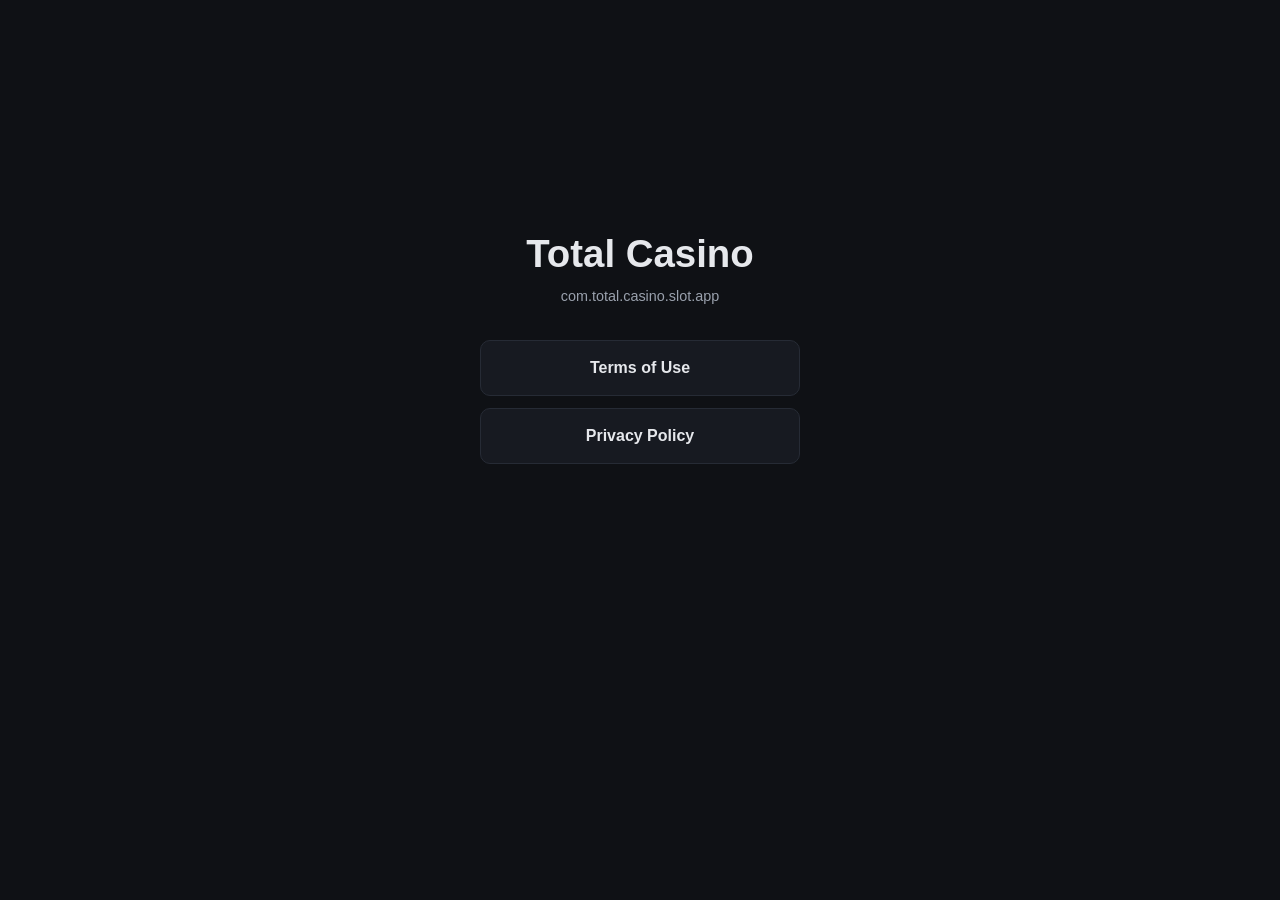
<file: index.html>
<!DOCTYPE html>
<html lang="en">
<head>
  <meta charset="UTF-8">
  <meta name="viewport" content="width=device-width, initial-scale=1.0">
  <title>Total Casino</title>
  <meta name="description" content="Total Casino — a free entertainment-only simulated casino-style app. 18+. No real money.">
  <link rel="stylesheet" href="/style.css">
</head>
<body>
  <main class="home">
    <h1>Total Casino</h1>
    <p class="pkg">com.total.casino.slot.app</p>
    <nav class="links">
      <a href="/terms/">Terms of Use</a>
      <a href="/policy/">Privacy Policy</a>
    </nav>
  </main>
</body>
</html>
</file>
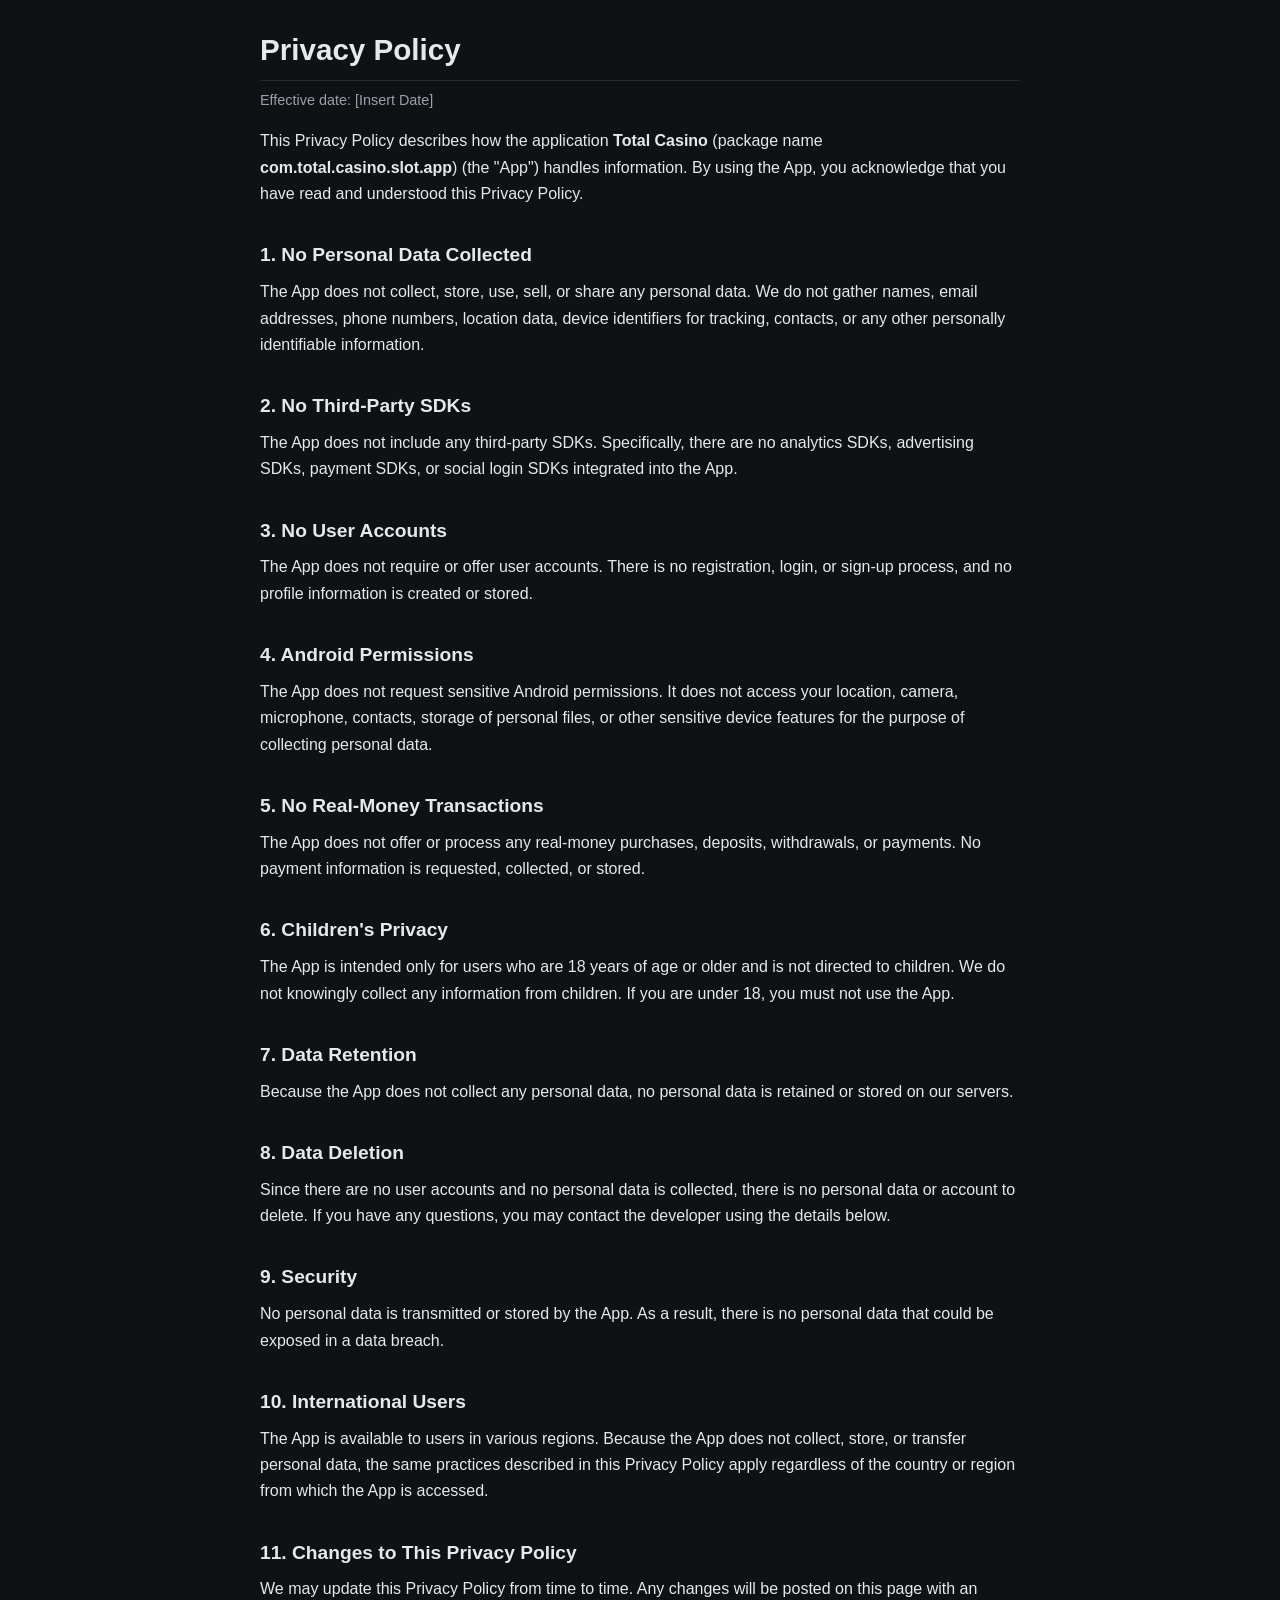
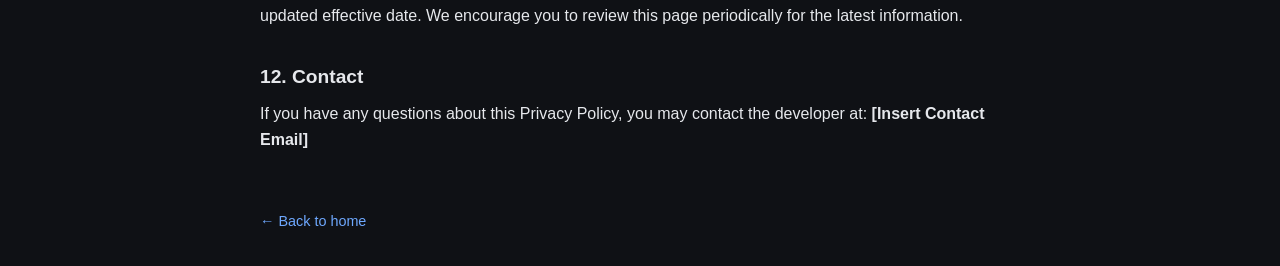
<file: policy/index.html>
<!DOCTYPE html>
<html lang="en">
<head>
  <meta charset="UTF-8">
  <meta name="viewport" content="width=device-width, initial-scale=1.0">
  <title>Privacy Policy — Total Casino</title>
  <meta name="description" content="Privacy Policy for Total Casino. No personal data collected, stored, used, sold, or shared.">
  <link rel="stylesheet" href="/style.css">
</head>
<body>
  <main class="doc">
    <h1>Privacy Policy</h1>
    <p class="muted">Effective date: [Insert Date]</p>

    <p>This Privacy Policy describes how the application <strong>Total Casino</strong> (package name <strong>com.total.casino.slot.app</strong>) (the "App") handles information. By using the App, you acknowledge that you have read and understood this Privacy Policy.</p>

    <h2>1. No Personal Data Collected</h2>
    <p>The App does not collect, store, use, sell, or share any personal data. We do not gather names, email addresses, phone numbers, location data, device identifiers for tracking, contacts, or any other personally identifiable information.</p>

    <h2>2. No Third-Party SDKs</h2>
    <p>The App does not include any third-party SDKs. Specifically, there are no analytics SDKs, advertising SDKs, payment SDKs, or social login SDKs integrated into the App.</p>

    <h2>3. No User Accounts</h2>
    <p>The App does not require or offer user accounts. There is no registration, login, or sign-up process, and no profile information is created or stored.</p>

    <h2>4. Android Permissions</h2>
    <p>The App does not request sensitive Android permissions. It does not access your location, camera, microphone, contacts, storage of personal files, or other sensitive device features for the purpose of collecting personal data.</p>

    <h2>5. No Real-Money Transactions</h2>
    <p>The App does not offer or process any real-money purchases, deposits, withdrawals, or payments. No payment information is requested, collected, or stored.</p>

    <h2>6. Children's Privacy</h2>
    <p>The App is intended only for users who are 18 years of age or older and is not directed to children. We do not knowingly collect any information from children. If you are under 18, you must not use the App.</p>

    <h2>7. Data Retention</h2>
    <p>Because the App does not collect any personal data, no personal data is retained or stored on our servers.</p>

    <h2>8. Data Deletion</h2>
    <p>Since there are no user accounts and no personal data is collected, there is no personal data or account to delete. If you have any questions, you may contact the developer using the details below.</p>

    <h2>9. Security</h2>
    <p>No personal data is transmitted or stored by the App. As a result, there is no personal data that could be exposed in a data breach.</p>

    <h2>10. International Users</h2>
    <p>The App is available to users in various regions. Because the App does not collect, store, or transfer personal data, the same practices described in this Privacy Policy apply regardless of the country or region from which the App is accessed.</p>

    <h2>11. Changes to This Privacy Policy</h2>
    <p>We may update this Privacy Policy from time to time. Any changes will be posted on this page with an updated effective date. We encourage you to review this page periodically for the latest information.</p>

    <h2>12. Contact</h2>
    <p>If you have any questions about this Privacy Policy, you may contact the developer at: <strong>[Insert Contact Email]</strong></p>

    <a class="back" href="/">&larr; Back to home</a>
  </main>
</body>
</html>
</file>
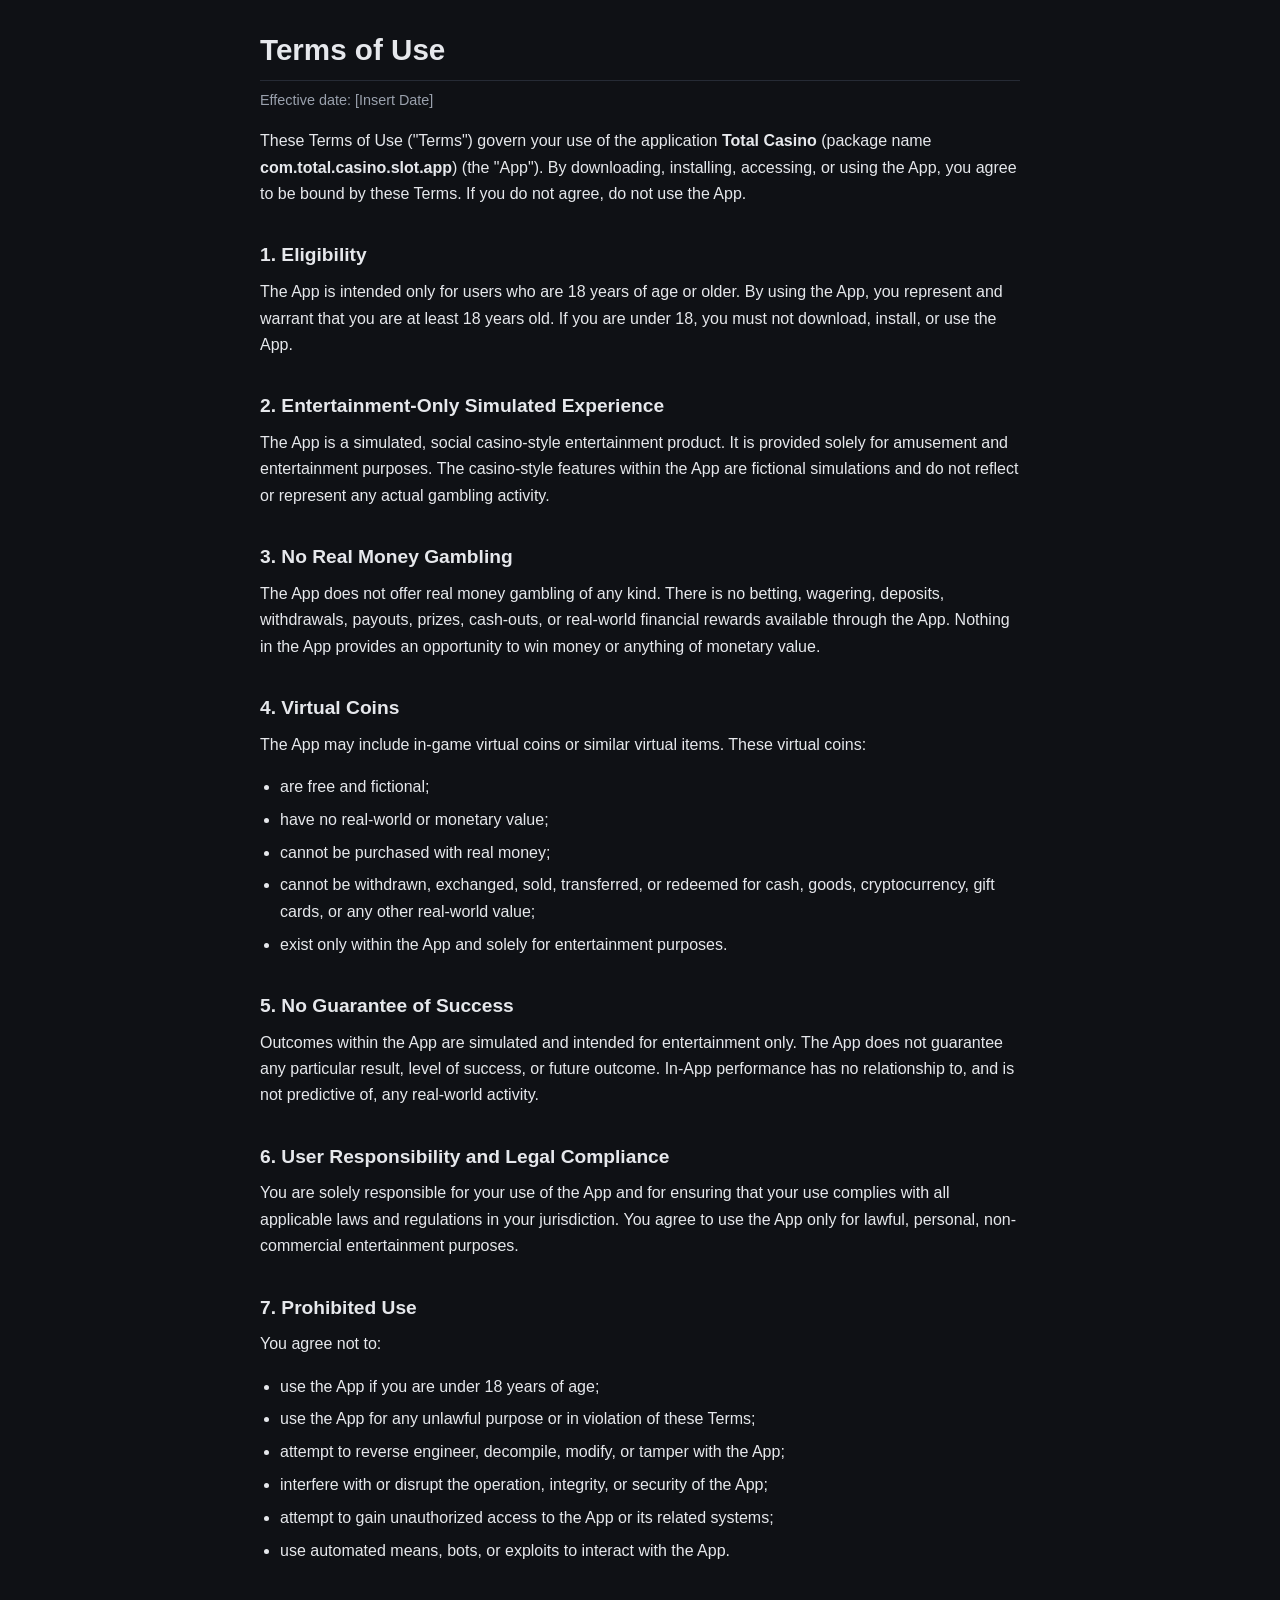
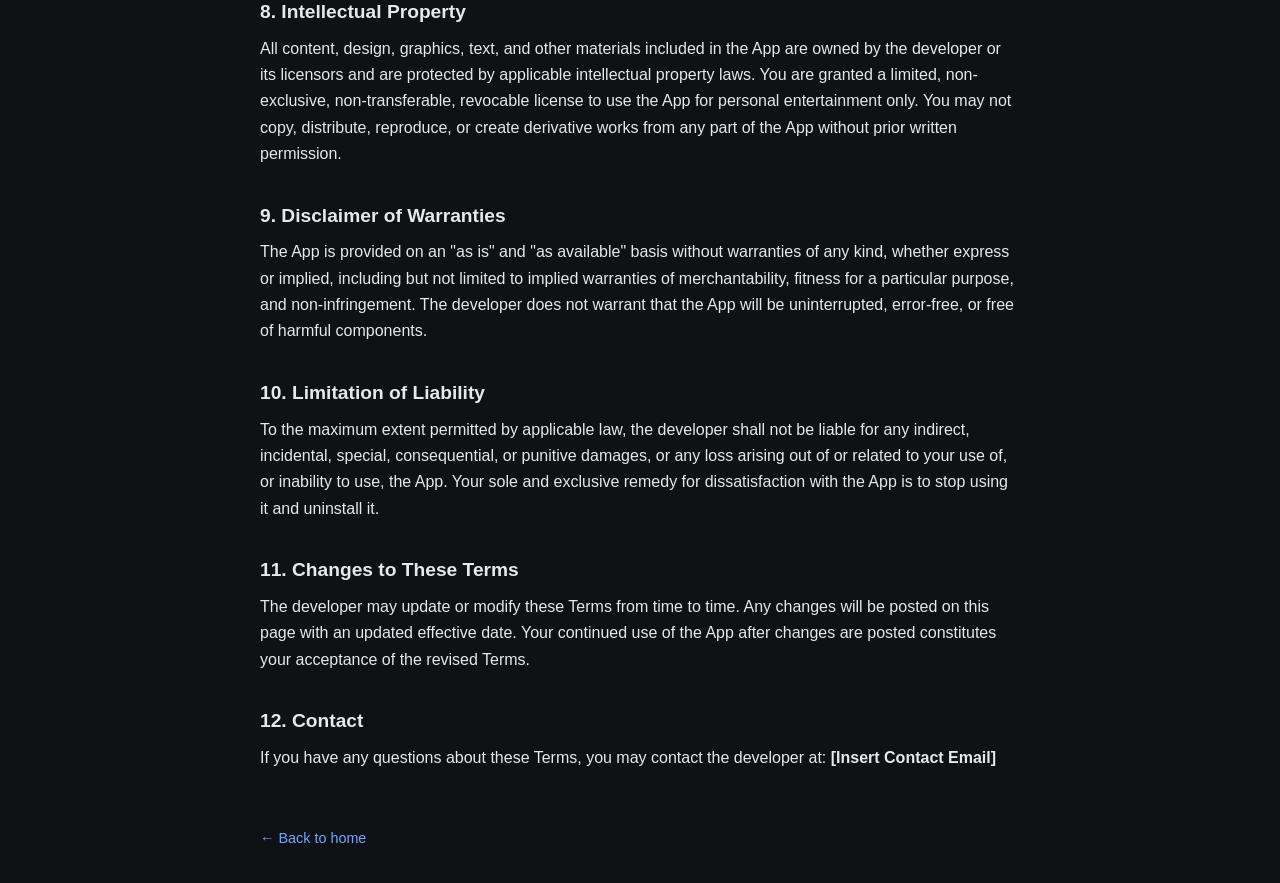
<file: terms/index.html>
<!DOCTYPE html>
<html lang="en">
<head>
  <meta charset="UTF-8">
  <meta name="viewport" content="width=device-width, initial-scale=1.0">
  <title>Terms of Use — Total Casino</title>
  <meta name="description" content="Terms of Use for Total Casino, an entertainment-only simulated casino-style app for users 18+.">
  <link rel="stylesheet" href="/style.css">
</head>
<body>
  <main class="doc">
    <h1>Terms of Use</h1>
    <p class="muted">Effective date: [Insert Date]</p>

    <p>These Terms of Use ("Terms") govern your use of the application <strong>Total Casino</strong> (package name <strong>com.total.casino.slot.app</strong>) (the "App"). By downloading, installing, accessing, or using the App, you agree to be bound by these Terms. If you do not agree, do not use the App.</p>

    <h2>1. Eligibility</h2>
    <p>The App is intended only for users who are 18 years of age or older. By using the App, you represent and warrant that you are at least 18 years old. If you are under 18, you must not download, install, or use the App.</p>

    <h2>2. Entertainment-Only Simulated Experience</h2>
    <p>The App is a simulated, social casino-style entertainment product. It is provided solely for amusement and entertainment purposes. The casino-style features within the App are fictional simulations and do not reflect or represent any actual gambling activity.</p>

    <h2>3. No Real Money Gambling</h2>
    <p>The App does not offer real money gambling of any kind. There is no betting, wagering, deposits, withdrawals, payouts, prizes, cash-outs, or real-world financial rewards available through the App. Nothing in the App provides an opportunity to win money or anything of monetary value.</p>

    <h2>4. Virtual Coins</h2>
    <p>The App may include in-game virtual coins or similar virtual items. These virtual coins:</p>
    <ul>
      <li>are free and fictional;</li>
      <li>have no real-world or monetary value;</li>
      <li>cannot be purchased with real money;</li>
      <li>cannot be withdrawn, exchanged, sold, transferred, or redeemed for cash, goods, cryptocurrency, gift cards, or any other real-world value;</li>
      <li>exist only within the App and solely for entertainment purposes.</li>
    </ul>

    <h2>5. No Guarantee of Success</h2>
    <p>Outcomes within the App are simulated and intended for entertainment only. The App does not guarantee any particular result, level of success, or future outcome. In-App performance has no relationship to, and is not predictive of, any real-world activity.</p>

    <h2>6. User Responsibility and Legal Compliance</h2>
    <p>You are solely responsible for your use of the App and for ensuring that your use complies with all applicable laws and regulations in your jurisdiction. You agree to use the App only for lawful, personal, non-commercial entertainment purposes.</p>

    <h2>7. Prohibited Use</h2>
    <p>You agree not to:</p>
    <ul>
      <li>use the App if you are under 18 years of age;</li>
      <li>use the App for any unlawful purpose or in violation of these Terms;</li>
      <li>attempt to reverse engineer, decompile, modify, or tamper with the App;</li>
      <li>interfere with or disrupt the operation, integrity, or security of the App;</li>
      <li>attempt to gain unauthorized access to the App or its related systems;</li>
      <li>use automated means, bots, or exploits to interact with the App.</li>
    </ul>

    <h2>8. Intellectual Property</h2>
    <p>All content, design, graphics, text, and other materials included in the App are owned by the developer or its licensors and are protected by applicable intellectual property laws. You are granted a limited, non-exclusive, non-transferable, revocable license to use the App for personal entertainment only. You may not copy, distribute, reproduce, or create derivative works from any part of the App without prior written permission.</p>

    <h2>9. Disclaimer of Warranties</h2>
    <p>The App is provided on an "as is" and "as available" basis without warranties of any kind, whether express or implied, including but not limited to implied warranties of merchantability, fitness for a particular purpose, and non-infringement. The developer does not warrant that the App will be uninterrupted, error-free, or free of harmful components.</p>

    <h2>10. Limitation of Liability</h2>
    <p>To the maximum extent permitted by applicable law, the developer shall not be liable for any indirect, incidental, special, consequential, or punitive damages, or any loss arising out of or related to your use of, or inability to use, the App. Your sole and exclusive remedy for dissatisfaction with the App is to stop using it and uninstall it.</p>

    <h2>11. Changes to These Terms</h2>
    <p>The developer may update or modify these Terms from time to time. Any changes will be posted on this page with an updated effective date. Your continued use of the App after changes are posted constitutes your acceptance of the revised Terms.</p>

    <h2>12. Contact</h2>
    <p>If you have any questions about these Terms, you may contact the developer at: <strong>[Insert Contact Email]</strong></p>

    <a class="back" href="/">&larr; Back to home</a>
  </main>
</body>
</html>
</file>
<file: style.css>
:root {
  --bg: #0f1115;
  --surface: #171a21;
  --text: #e6e8ec;
  --muted: #9aa1ad;
  --accent: #6ea8fe;
  --border: #262b35;
  --maxw: 760px;
}

* {
  box-sizing: border-box;
}

html {
  -webkit-text-size-adjust: 100%;
}

body {
  margin: 0;
  padding: 2rem 1.25rem;
  background: var(--bg);
  color: var(--text);
  font-family: -apple-system, BlinkMacSystemFont, "Segoe UI", Roboto, Helvetica, Arial, sans-serif;
  line-height: 1.65;
  font-size: 1rem;
}

main {
  max-width: var(--maxw);
  margin: 0 auto;
}

h1 {
  font-size: 1.85rem;
  line-height: 1.2;
  margin: 0 0 0.5rem;
}

h2 {
  font-size: 1.2rem;
  margin: 2rem 0 0.5rem;
}

p,
ul {
  margin: 0 0 1rem;
}

ul {
  padding-left: 1.25rem;
}

li {
  margin-bottom: 0.4rem;
}

a {
  color: var(--accent);
  text-decoration: none;
}

a:hover,
a:focus {
  text-decoration: underline;
}

.muted {
  color: var(--muted);
  font-size: 0.9rem;
}

/* Index page */
.home {
  min-height: 70vh;
  display: flex;
  flex-direction: column;
  align-items: center;
  justify-content: center;
  text-align: center;
}

.home h1 {
  font-size: 2.4rem;
}

.home .pkg {
  color: var(--muted);
  font-size: 0.9rem;
  margin-bottom: 2rem;
}

.links {
  display: flex;
  flex-direction: column;
  gap: 0.75rem;
  width: 100%;
  max-width: 320px;
}

.links a {
  display: block;
  padding: 0.85rem 1rem;
  background: var(--surface);
  border: 1px solid var(--border);
  border-radius: 10px;
  color: var(--text);
  font-weight: 600;
}

.links a:hover,
.links a:focus {
  border-color: var(--accent);
  text-decoration: none;
}

/* Document pages */
.doc h1 {
  border-bottom: 1px solid var(--border);
  padding-bottom: 0.75rem;
}

.doc .back {
  display: inline-block;
  margin-top: 2.5rem;
  font-size: 0.9rem;
}

@media (max-width: 480px) {
  body {
    padding: 1.5rem 1rem;
  }
  .home h1 {
    font-size: 2rem;
  }
  h1 {
    font-size: 1.6rem;
  }
}
</file>
